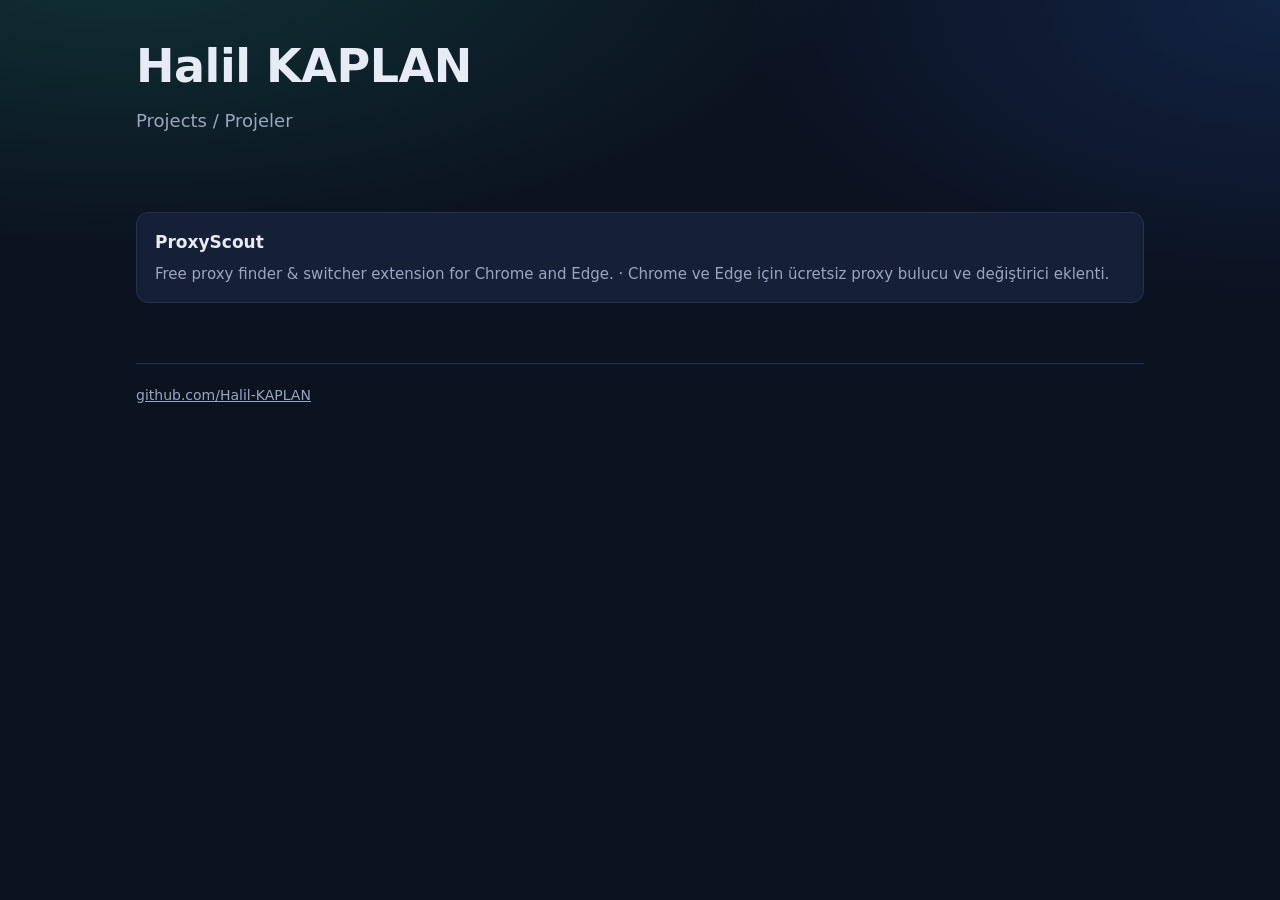
<file: index.html>
<!doctype html>
<html lang="en">
<head>
  <meta charset="utf-8">
  <meta name="viewport" content="width=device-width, initial-scale=1">
  <title>Halil KAPLAN</title>
  <meta name="description" content="Projects by Halil KAPLAN.">
  <link rel="icon" href="proxyscout/assets/icon.png">
  <link rel="stylesheet" href="proxyscout/assets/style.css">
</head>
<body>
  <div class="wrap">
    <div class="hero">
      <h1>Halil KAPLAN</h1>
      <p class="lead">Projects / Projeler</p>
    </div>
    <section>
      <div class="grid">
        <a class="card" href="proxyscout/" style="text-decoration:none;color:inherit">
          <h3>ProxyScout</h3>
          <p>Free proxy finder &amp; switcher extension for Chrome and Edge. · Chrome ve Edge için ücretsiz proxy bulucu ve değiştirici eklenti.</p>
        </a>
      </div>
    </section>
    <footer><a href="https://github.com/Halil-KAPLAN">github.com/Halil-KAPLAN</a></footer>
  </div>
</body>
</html>
</file>
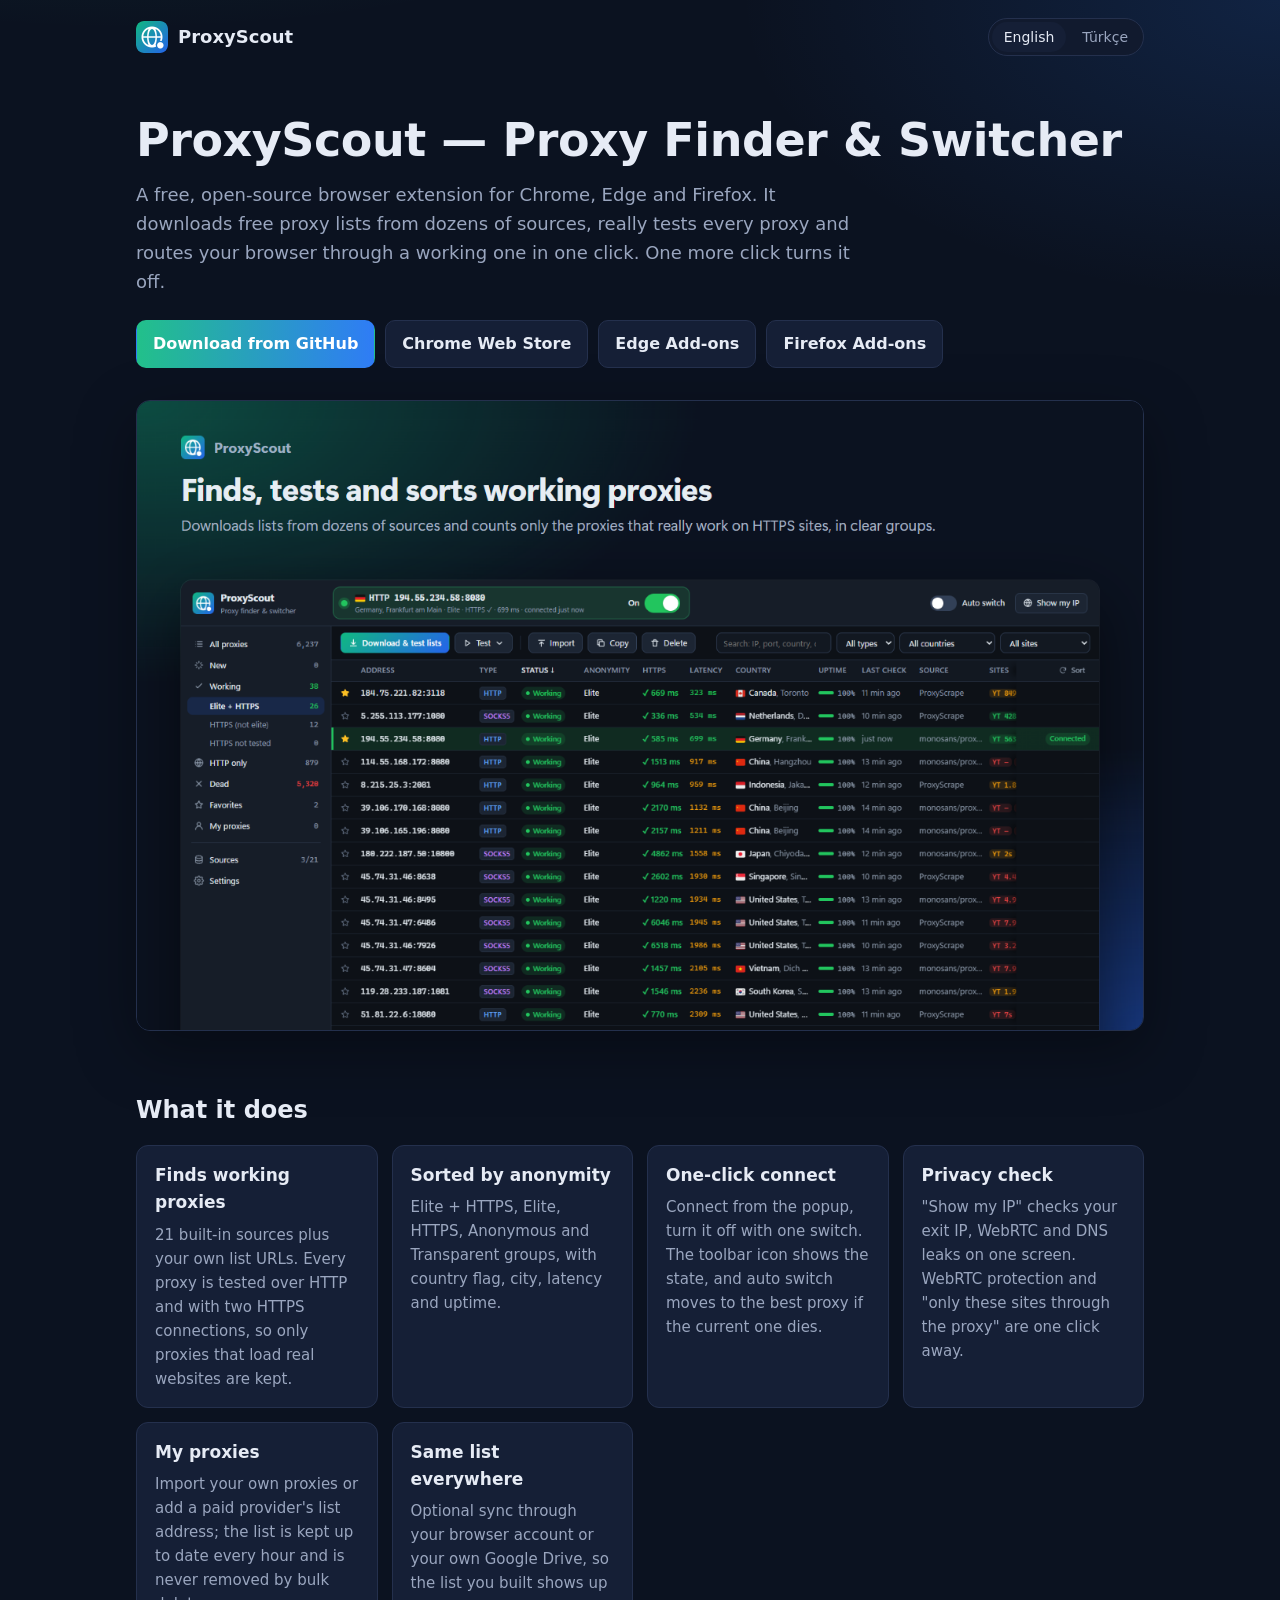
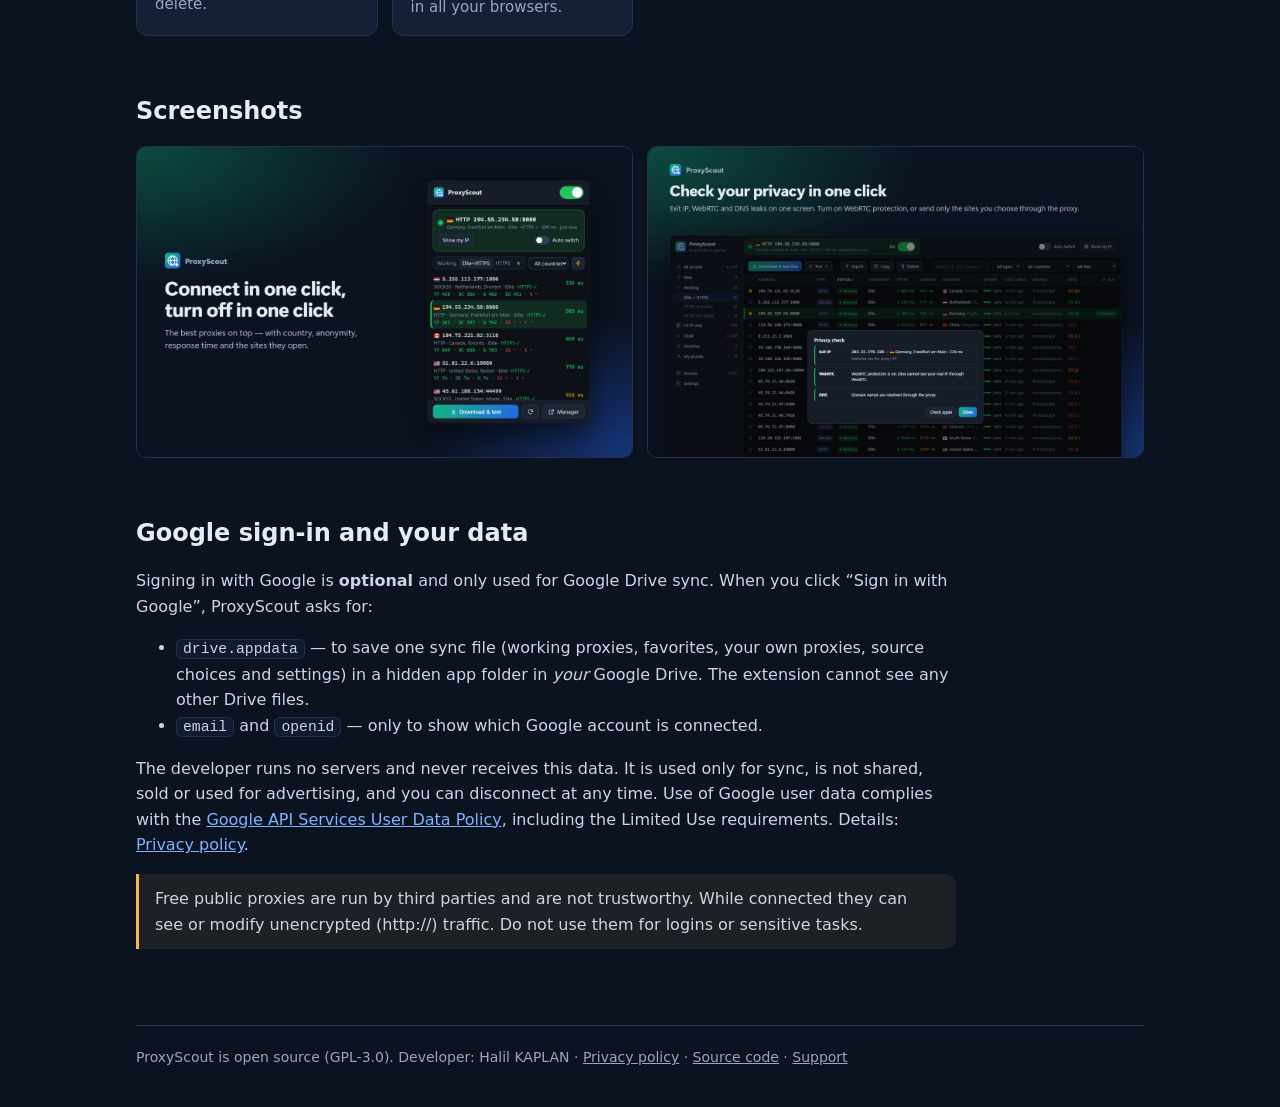
<file: proxyscout/index.html>
<!doctype html>
<html lang="en" data-lang="en">
<head>
  <meta charset="utf-8">
  <meta name="viewport" content="width=device-width, initial-scale=1">
  <title>ProxyScout — Proxy Finder &amp; Switcher</title>
  <meta name="title-en" content="ProxyScout — Proxy Finder & Switcher">
  <meta name="title-tr" content="ProxyScout — Proxy Bulucu ve Değiştirici">
  <meta name="description" content="ProxyScout is a free, open-source browser extension for Chrome, Edge and Firefox that downloads free proxy lists, tests them and routes your browser through a working proxy in one click.">
  <link rel="icon" href="assets/icon.png">
  <link rel="stylesheet" href="assets/style.css">
  <script src="assets/lang.js"></script>
</head>
<body>
  <div class="wrap">
    <header class="top">
      <a class="brand" href="./"><img src="assets/icon.png" alt="">ProxyScout</a>
      <div class="lang" role="group" aria-label="Language">
        <button type="button" data-lang="en" aria-pressed="true">English</button>
        <button type="button" data-lang="tr" aria-pressed="false">Türkçe</button>
      </div>
    </header>

    <!-- ===================== ENGLISH ===================== -->
    <main lang-block="en" lang="en">
      <div class="hero">
        <h1>ProxyScout — Proxy Finder &amp; Switcher</h1>
        <p class="lead">A free, open-source browser extension for Chrome, Edge and Firefox. It downloads free proxy lists from dozens of sources, really tests every proxy and routes your browser through a working one in one click. One more click turns it off.</p>
        <div class="btns">
          <a class="btn primary" href="https://github.com/Halil-KAPLAN/ProxyScout/releases/latest">Download from GitHub</a>
          <a class="btn" href="https://chromewebstore.google.com/detail/dldogmkmofnbapihicpkholeldcipmik">Chrome Web Store</a>
          <a class="btn" href="https://microsoftedge.microsoft.com/addons/detail/fmgnnkkdafjkkdfbohbgcgpblondogon">Edge Add-ons</a>
          <a class="btn" href="https://addons.mozilla.org/firefox/addon/proxyscout/">Firefox Add-ons</a>
        </div>
        <div class="shot"><img src="assets/en/01-list.png" width="1280" height="800" alt="ProxyScout manager page listing tested, working proxies by anonymity level"></div>
      </div>

      <section>
        <h2>What it does</h2>
        <div class="grid">
          <div class="card"><h3>Finds working proxies</h3><p>21 built-in sources plus your own list URLs. Every proxy is tested over HTTP and with two HTTPS connections, so only proxies that load real websites are kept.</p></div>
          <div class="card"><h3>Sorted by anonymity</h3><p>Elite + HTTPS, Elite, HTTPS, Anonymous and Transparent groups, with country flag, city, latency and uptime.</p></div>
          <div class="card"><h3>One-click connect</h3><p>Connect from the popup, turn it off with one switch. The toolbar icon shows the state, and auto switch moves to the best proxy if the current one dies.</p></div>
          <div class="card"><h3>Privacy check</h3><p>"Show my IP" checks your exit IP, WebRTC and DNS leaks on one screen. WebRTC protection and "only these sites through the proxy" are one click away.</p></div>
          <div class="card"><h3>My proxies</h3><p>Import your own proxies or add a paid provider's list address; the list is kept up to date every hour and is never removed by bulk delete.</p></div>
          <div class="card"><h3>Same list everywhere</h3><p>Optional sync through your browser account or your own Google Drive, so the list you built shows up in all your browsers.</p></div>
        </div>
      </section>

      <section>
        <h2>Screenshots</h2>
        <div class="shots">
          <img src="assets/en/02-popup.png" width="1280" height="800" alt="Popup: connect in one click, turn off in one click" loading="lazy">
          <img src="assets/en/03-privacy.png" width="1280" height="800" alt="Privacy check: exit IP, WebRTC and DNS" loading="lazy">
        </div>
      </section>

      <section class="prose">
        <h2>Google sign-in and your data</h2>
        <p>Signing in with Google is <strong>optional</strong> and only used for Google Drive sync. When you click “Sign in with Google”, ProxyScout asks for:</p>
        <ul>
          <li><code>drive.appdata</code> — to save one sync file (working proxies, favorites, your own proxies, source choices and settings) in a hidden app folder in <em>your</em> Google Drive. The extension cannot see any other Drive files.</li>
          <li><code>email</code> and <code>openid</code> — only to show which Google account is connected.</li>
        </ul>
        <p>The developer runs no servers and never receives this data. It is used only for sync, is not shared, sold or used for advertising, and you can disconnect at any time. Use of Google user data complies with the <a href="https://developers.google.com/terms/api-services-user-data-policy">Google API Services User Data Policy</a>, including the Limited Use requirements. Details: <a href="privacy.html">Privacy policy</a>.</p>
        <p class="note">Free public proxies are run by third parties and are not trustworthy. While connected they can see or modify unencrypted (http://) traffic. Do not use them for logins or sensitive tasks.</p>
      </section>
    </main>

    <!-- ===================== TÜRKÇE ===================== -->
    <main lang-block="tr" lang="tr">
      <div class="hero">
        <h1>ProxyScout — Proxy Bulucu ve Değiştirici</h1>
        <p class="lead">Chrome, Edge ve Firefox için ücretsiz ve açık kaynak bir tarayıcı eklentisi. Onlarca kaynaktan ücretsiz proxy listelerini indirir, her birini gerçekten test eder ve tek tıkla tarayıcınızı çalışan bir proxy'ye yönlendirir. Bir tıkla da kapatırsınız.</p>
        <div class="btns">
          <a class="btn primary" href="https://github.com/Halil-KAPLAN/ProxyScout/releases/latest">GitHub'dan indir</a>
          <a class="btn" href="https://chromewebstore.google.com/detail/dldogmkmofnbapihicpkholeldcipmik">Chrome Web Store</a>
          <a class="btn" href="https://microsoftedge.microsoft.com/addons/detail/fmgnnkkdafjkkdfbohbgcgpblondogon">Edge Add-ons</a>
          <a class="btn" href="https://addons.mozilla.org/firefox/addon/proxyscout/">Firefox Add-ons</a>
        </div>
        <div class="shot"><img src="assets/tr/01-list.png" width="1280" height="800" alt="ProxyScout yönetici sayfası: test edilmiş, çalışan proxy'ler gizlilik düzeyine göre listeleniyor"></div>
      </div>

      <section>
        <h2>Ne yapar?</h2>
        <div class="grid">
          <div class="card"><h3>Çalışan proxy'leri bulur</h3><p>21 hazır kaynak ve kendi liste adresleriniz. Her proxy HTTP ve iki ayrı HTTPS bağlantısıyla test edilir; yalnızca gerçek siteleri açabilenler kalır.</p></div>
          <div class="card"><h3>Gizlilik düzeyine göre ayırır</h3><p>Elit + HTTPS, Elit, HTTPS, Anonim ve Şeffaf grupları; ülke bayrağı, şehir, gecikme ve başarı oranıyla.</p></div>
          <div class="card"><h3>Tek tıkla bağlanır</h3><p>Popup'tan bağlanın, tek anahtarla kapatın. Araç çubuğu ikonu durumu gösterir; otomatik geçiş, bağlı proxy ölürse en iyisine geçer.</p></div>
          <div class="card"><h3>Gizlilik kontrolü</h3><p>"IP'mi göster" çıkış IP'nizi, WebRTC ve DNS sızıntısını tek ekranda kontrol eder. WebRTC koruması ve "yalnızca bu siteler proxy'den" tek tık uzağınızda.</p></div>
          <div class="card"><h3>Benim proxy'lerim</h3><p>Kendi proxy'lerinizi içe aktarın ya da ücretli sağlayıcınızın liste adresini ekleyin; liste saatte bir güncellenir ve toplu silmede korunur.</p></div>
          <div class="card"><h3>Her yerde aynı liste</h3><p>İsteğe bağlı olarak tarayıcı hesabınız ya da kendi Google Drive'ınız üzerinden senkron; hazırladığınız liste tüm tarayıcılarınızda görünür.</p></div>
        </div>
      </section>

      <section>
        <h2>Ekran görüntüleri</h2>
        <div class="shots">
          <img src="assets/tr/02-popup.png" width="1280" height="800" alt="Popup: tek tıkla bağlan, tek tıkla kapat" loading="lazy">
          <img src="assets/tr/03-privacy.png" width="1280" height="800" alt="Gizlilik kontrolü: çıkış IP'si, WebRTC ve DNS" loading="lazy">
        </div>
      </section>

      <section class="prose">
        <h2>Google ile giriş ve verileriniz</h2>
        <p>Google ile giriş <strong>isteğe bağlıdır</strong> ve yalnızca Google Drive senkronu için kullanılır. "Google ile bağlan"a bastığınızda ProxyScout şu izinleri ister:</p>
        <ul>
          <li><code>drive.appdata</code> — senkron dosyasını (çalışan proxy'ler, favoriler, kendi proxy'leriniz, kaynak seçimleri ve ayarlar) <em>sizin</em> Google Drive'ınızdaki gizli uygulama klasörüne kaydetmek için. Eklenti Drive'daki diğer dosyalarınızı göremez.</li>
          <li><code>email</code> ve <code>openid</code> — yalnızca hangi Google hesabıyla bağlı olduğunuzu göstermek için.</li>
        </ul>
        <p>Geliştiricinin hiçbir sunucusu yoktur ve bu verilere hiçbir zaman erişmez. Veriler yalnızca senkron için kullanılır; paylaşılmaz, satılmaz, reklam için kullanılmaz ve bağlantıyı istediğiniz zaman kaldırabilirsiniz. Google kullanıcı verilerinin kullanımı, Sınırlı Kullanım (Limited Use) koşulları dahil, <a href="https://developers.google.com/terms/api-services-user-data-policy">Google API Hizmetleri Kullanıcı Verileri Politikası</a>'na uygundur. Ayrıntılar: <a href="privacy.html">Gizlilik politikası</a>.</p>
        <p class="note">Ücretsiz/açık proxy'ler üçüncü kişilerce işletilir ve güvenilir değildir. Bağlıyken şifrelenmemiş (http://) trafiğinizi görebilir veya değiştirebilirler. Şifre girdiğiniz ya da hassas işlem yaptığınız sitelerde kullanmayın.</p>
      </section>
    </main>

    <footer>
      <span lang-block="en">ProxyScout is open source (GPL-3.0). Developer: Halil KAPLAN · <a href="privacy.html">Privacy policy</a> · <a href="https://github.com/Halil-KAPLAN/ProxyScout">Source code</a> · <a href="https://github.com/Halil-KAPLAN/ProxyScout/issues">Support</a></span>
      <span lang-block="tr">ProxyScout açık kaynaktır (GPL-3.0). Geliştirici: Halil KAPLAN · <a href="privacy.html">Gizlilik politikası</a> · <a href="https://github.com/Halil-KAPLAN/ProxyScout">Kaynak kod</a> · <a href="https://github.com/Halil-KAPLAN/ProxyScout/issues">Destek</a></span>
    </footer>
  </div>
</body>
</html>
</file>
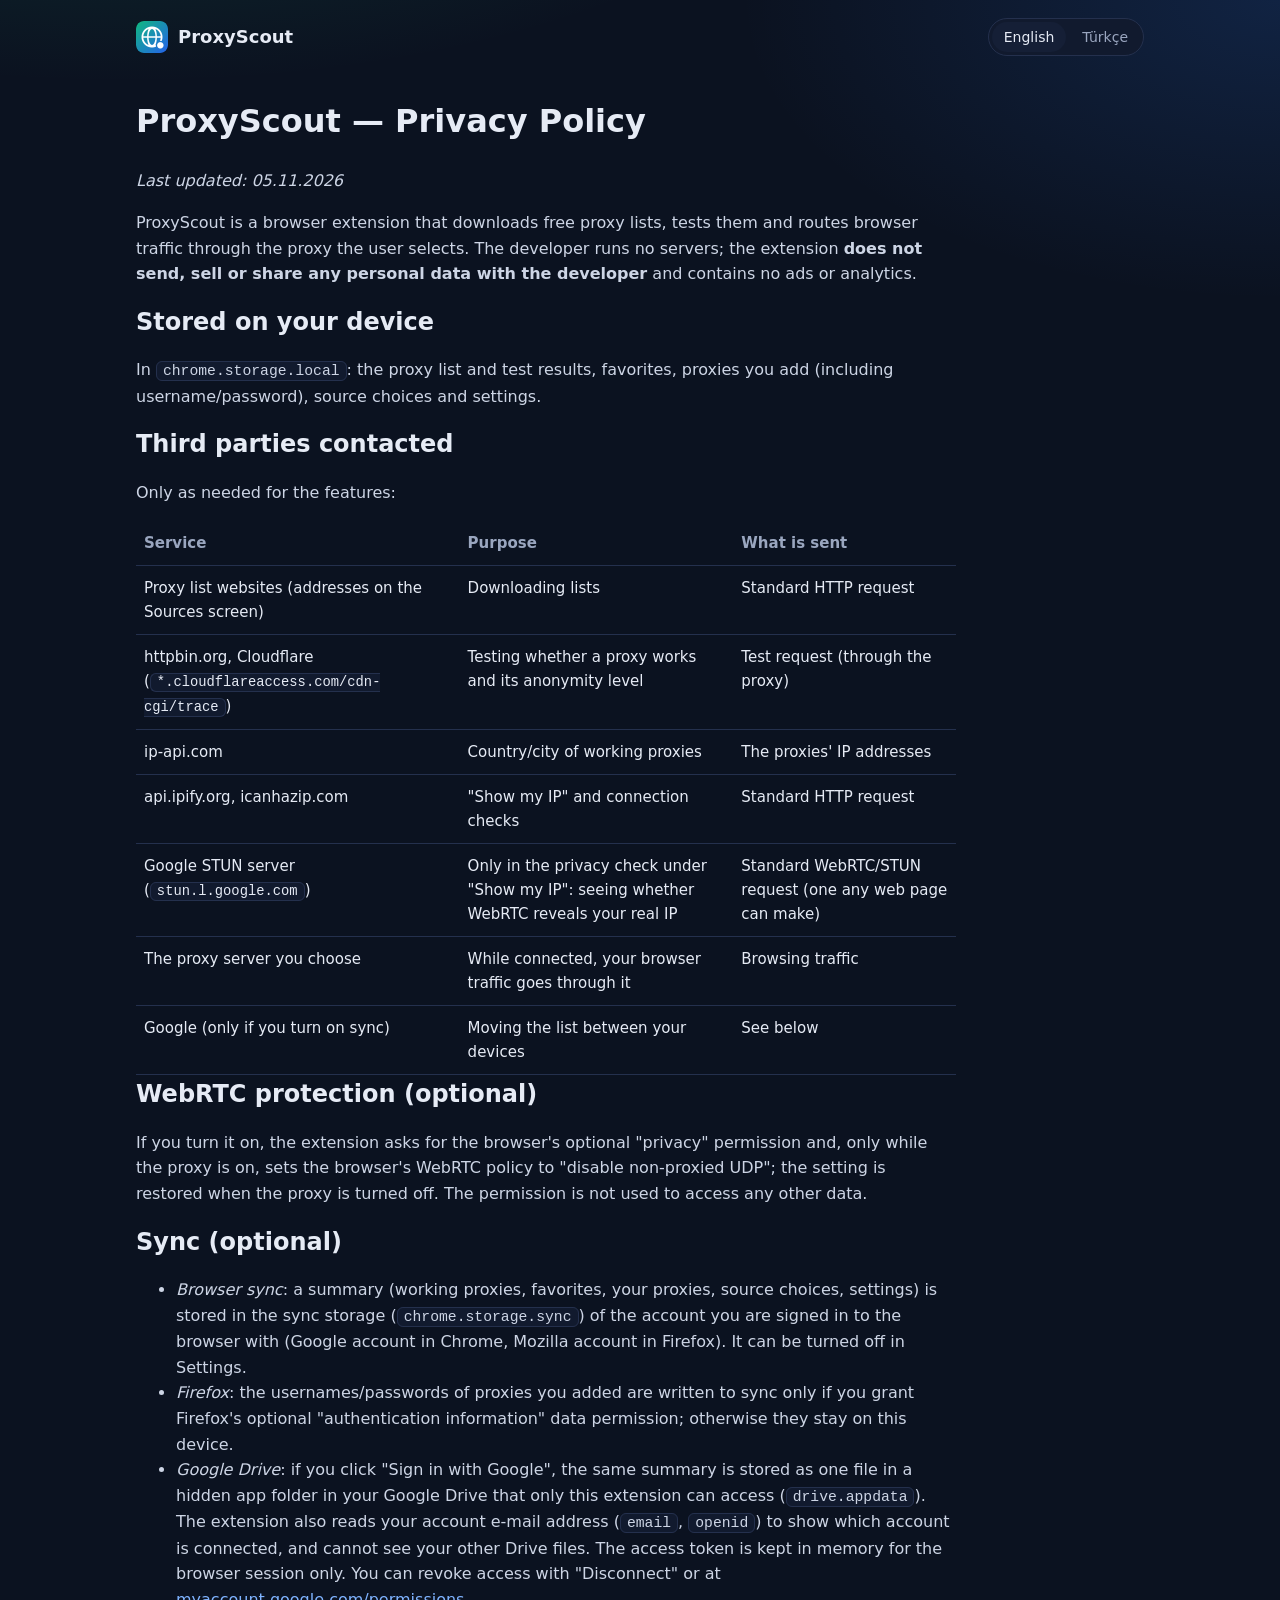
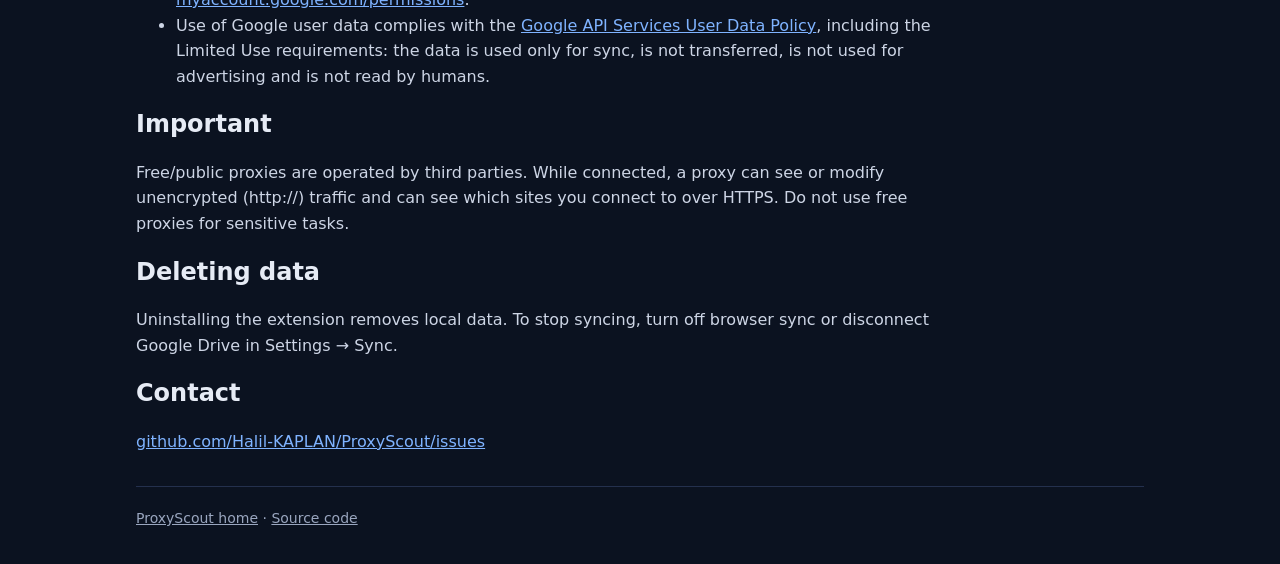
<file: proxyscout/privacy.html>
<!doctype html>
<html lang="en" data-lang="en">
<head>
  <meta charset="utf-8">
  <meta name="viewport" content="width=device-width, initial-scale=1">
  <title>ProxyScout — Privacy Policy</title>
  <meta name="title-en" content="ProxyScout — Privacy Policy">
  <meta name="title-tr" content="ProxyScout — Gizlilik Politikası">
  <meta name="description" content="Privacy policy of the ProxyScout browser extension.">
  <link rel="icon" href="assets/icon.png">
  <link rel="stylesheet" href="assets/style.css">
  <script src="assets/lang.js"></script>
</head>
<body>
  <div class="wrap">
    <header class="top">
      <a class="brand" href="./"><img src="assets/icon.png" alt="">ProxyScout</a>
      <div class="lang" role="group" aria-label="Language">
        <button type="button" data-lang="en" aria-pressed="true">English</button>
        <button type="button" data-lang="tr" aria-pressed="false">Türkçe</button>
      </div>
    </header>

    <!-- ===================== ENGLISH ===================== -->
    <main class="prose" lang-block="en" lang="en">
      <h1>ProxyScout — Privacy Policy</h1>
      <p><em>Last updated: 05.11.2026</em></p>

      <p>ProxyScout is a browser extension that downloads free proxy lists, tests them and routes browser traffic through the proxy the user selects. The developer runs no servers; the extension <strong>does not send, sell or share any personal data with the developer</strong> and contains no ads or analytics.</p>

      <h2>Stored on your device</h2>
      <p>In <code>chrome.storage.local</code>: the proxy list and test results, favorites, proxies you add (including username/password), source choices and settings.</p>

      <h2>Third parties contacted</h2>
      <p>Only as needed for the features:</p>
      <div class="table-wrap">
        <table>
          <thead><tr><th>Service</th><th>Purpose</th><th>What is sent</th></tr></thead>
          <tbody>
            <tr><td>Proxy list websites (addresses on the Sources screen)</td><td>Downloading lists</td><td>Standard HTTP request</td></tr>
            <tr><td>httpbin.org, Cloudflare (<code>*.cloudflareaccess.com/cdn-cgi/trace</code>)</td><td>Testing whether a proxy works and its anonymity level</td><td>Test request (through the proxy)</td></tr>
            <tr><td>ip-api.com</td><td>Country/city of working proxies</td><td>The proxies' IP addresses</td></tr>
            <tr><td>api.ipify.org, icanhazip.com</td><td>"Show my IP" and connection checks</td><td>Standard HTTP request</td></tr>
            <tr><td>Google STUN server (<code>stun.l.google.com</code>)</td><td>Only in the privacy check under "Show my IP": seeing whether WebRTC reveals your real IP</td><td>Standard WebRTC/STUN request (one any web page can make)</td></tr>
            <tr><td>The proxy server you choose</td><td>While connected, your browser traffic goes through it</td><td>Browsing traffic</td></tr>
            <tr><td>Google (only if you turn on sync)</td><td>Moving the list between your devices</td><td>See below</td></tr>
          </tbody>
        </table>
      </div>

      <h2>WebRTC protection (optional)</h2>
      <p>If you turn it on, the extension asks for the browser's optional "privacy" permission and, only while the proxy is on, sets the browser's WebRTC policy to "disable non-proxied UDP"; the setting is restored when the proxy is turned off. The permission is not used to access any other data.</p>

      <h2>Sync (optional)</h2>
      <ul>
        <li><em>Browser sync</em>: a summary (working proxies, favorites, your proxies, source choices, settings) is stored in the sync storage (<code>chrome.storage.sync</code>) of the account you are signed in to the browser with (Google account in Chrome, Mozilla account in Firefox). It can be turned off in Settings.</li>
        <li><em>Firefox</em>: the usernames/passwords of proxies you added are written to sync only if you grant Firefox's optional "authentication information" data permission; otherwise they stay on this device.</li>
        <li><em>Google Drive</em>: if you click "Sign in with Google", the same summary is stored as one file in a hidden app folder in your Google Drive that only this extension can access (<code>drive.appdata</code>). The extension also reads your account e-mail address (<code>email</code>, <code>openid</code>) to show which account is connected, and cannot see your other Drive files. The access token is kept in memory for the browser session only. You can revoke access with "Disconnect" or at <a href="https://myaccount.google.com/permissions">myaccount.google.com/permissions</a>.</li>
        <li>Use of Google user data complies with the <a href="https://developers.google.com/terms/api-services-user-data-policy">Google API Services User Data Policy</a>, including the Limited Use requirements: the data is used only for sync, is not transferred, is not used for advertising and is not read by humans.</li>
      </ul>

      <h2>Important</h2>
      <p>Free/public proxies are operated by third parties. While connected, a proxy can see or modify unencrypted (http://) traffic and can see which sites you connect to over HTTPS. Do not use free proxies for sensitive tasks.</p>

      <h2>Deleting data</h2>
      <p>Uninstalling the extension removes local data. To stop syncing, turn off browser sync or disconnect Google Drive in Settings → Sync.</p>

      <h2>Contact</h2>
      <p><a href="https://github.com/Halil-KAPLAN/ProxyScout/issues">github.com/Halil-KAPLAN/ProxyScout/issues</a></p>
    </main>

    <!-- ===================== TÜRKÇE ===================== -->
    <main class="prose" lang-block="tr" lang="tr">
      <h1>ProxyScout — Gizlilik Politikası</h1>
      <p><em>Son güncelleme: 05.11.2026</em></p>

      <p>ProxyScout, ücretsiz proxy listelerini indirip test eden ve tarayıcı trafiğini kullanıcının seçtiği proxy'ye yönlendiren bir tarayıcı eklentisidir. Geliştiricinin hiçbir sunucusu yoktur; eklenti <strong>hiçbir kişisel veriyi geliştiriciye göndermez, satmaz veya paylaşmaz</strong>, reklam ya da analiz (izleme) aracı içermez.</p>

      <h2>Cihazınızda saklananlar</h2>
      <p><code>chrome.storage.local</code> içinde: proxy listesi ve test sonuçları, favoriler, eklediğiniz proxy'ler (kullanıcı adı/şifre dahil), kaynak seçimleri ve ayarlar.</p>

      <h2>Eklentinin bağlandığı üçüncü taraflar</h2>
      <p>Yalnızca işlevin gerektirdiği ölçüde:</p>
      <div class="table-wrap">
        <table>
          <thead><tr><th>Hizmet</th><th>Amaç</th><th>Gönderilen</th></tr></thead>
          <tbody>
            <tr><td>Proxy listesi siteleri (Kaynaklar ekranındaki adresler)</td><td>Liste indirme</td><td>Standart HTTP isteği</td></tr>
            <tr><td>httpbin.org, Cloudflare (<code>*.cloudflareaccess.com/cdn-cgi/trace</code>)</td><td>Proxy'nin çalışıp çalışmadığını ve gizlilik düzeyini test etme</td><td>Test isteği (proxy üzerinden)</td></tr>
            <tr><td>ip-api.com</td><td>Çalışan proxy'lerin ülke/şehir bilgisi</td><td>Proxy'lerin IP adresleri</td></tr>
            <tr><td>api.ipify.org, icanhazip.com</td><td>"IP'mi göster" ve bağlantı doğrulama</td><td>Standart HTTP isteği</td></tr>
            <tr><td>Google STUN sunucusu (<code>stun.l.google.com</code>)</td><td>Yalnızca "IP'mi göster" → gizlilik kontrolünde: WebRTC'nin gerçek IP'nizi gösterip göstermediğini anlamak</td><td>Standart WebRTC/STUN isteği (her web sayfasının yapabildiği gibi)</td></tr>
            <tr><td>Seçtiğiniz proxy sunucusu</td><td>Siz bağlandığınızda tarayıcı trafiğiniz bu sunucudan geçer</td><td>Gezinme trafiği</td></tr>
            <tr><td>Google (yalnızca senkronizasyonu açarsanız)</td><td>Listeyi cihazlarınız arasında taşımak</td><td>Aşağıya bakın</td></tr>
          </tbody>
        </table>
      </div>

      <h2>WebRTC koruması (isteğe bağlı)</h2>
      <p>Açarsanız eklenti tarayıcının isteğe bağlı "privacy" iznini ister ve yalnızca proxy açıkken tarayıcının WebRTC ayarını "proxy'siz UDP'yi kapat" olarak değiştirir; proxy kapanınca ayar eski haline döner. Bu izin başka hiçbir veriye erişmek için kullanılmaz.</p>

      <h2>Senkronizasyon (isteğe bağlı)</h2>
      <ul>
        <li><em>Tarayıcı senkronu</em>: Özet (çalışan proxy'ler, favoriler, kendi proxy'leriniz, kaynak seçimleri, ayarlar), tarayıcıya giriş yaptığınız hesabın (Chrome'da Google, Firefox'ta Mozilla hesabı) senkron alanında (<code>chrome.storage.sync</code>) saklanır. Ayarlar'dan kapatılabilir.</li>
        <li><em>Firefox</em>: Kendi eklediğiniz proxy'lerin kullanıcı adı/şifresi, yalnızca Firefox'un isteğe bağlı "kimlik doğrulama bilgisi" veri iznini verirseniz senkrona yazılır; vermezseniz yalnızca bu cihazda kalır.</li>
        <li><em>Google Drive</em>: "Google ile bağlan" derseniz aynı özet, Google Drive'ınızda yalnızca bu eklentinin erişebildiği gizli uygulama klasöründe (<code>drive.appdata</code>) tek bir dosya olarak tutulur. Eklenti yalnızca bu klasöre ve hesabınızın e-posta adresine (<code>email</code>, <code>openid</code>; hangi hesapla bağlı olduğunuzu göstermek için) erişir; Drive'daki diğer dosyalarınızı göremez. Erişim anahtarı yalnızca tarayıcı oturumu boyunca bellekte tutulur. "Bağlantıyı kaldır" ile izin geri alınır; ayrıca <a href="https://myaccount.google.com/permissions">myaccount.google.com/permissions</a> adresinden de kaldırabilirsiniz.</li>
        <li>Google kullanıcı verilerinin kullanımı, Sınırlı Kullanım (Limited Use) koşulları dahil, <a href="https://developers.google.com/terms/api-services-user-data-policy">Google API Hizmetleri Kullanıcı Verileri Politikası</a>'na uygundur: veriler yalnızca senkronizasyon için kullanılır, aktarılmaz, reklam için kullanılmaz ve insanlar tarafından okunmaz.</li>
      </ul>

      <h2>Önemli uyarı</h2>
      <p>Ücretsiz/açık proxy'ler üçüncü kişilerce işletilir. Bir proxy'ye bağlandığınızda şifrelenmemiş (http://) trafiğinizi görebilir veya değiştirebilir; HTTPS sitelerin içeriği şifreli kalır ancak hangi sitelere bağlandığınızı görebilir. Hassas işlemler için ücretsiz proxy kullanmayın.</p>

      <h2>Veri silme</h2>
      <p>Eklentiyi kaldırmak yerel verileri siler. Senkronu durdurmak için Ayarlar → Senkronizasyon'dan tarayıcı senkronunu kapatın veya Google Drive bağlantısını kaldırın.</p>

      <h2>İletişim</h2>
      <p><a href="https://github.com/Halil-KAPLAN/ProxyScout/issues">github.com/Halil-KAPLAN/ProxyScout/issues</a></p>
    </main>

    <footer>
      <span lang-block="en"><a href="./">ProxyScout home</a> · <a href="https://github.com/Halil-KAPLAN/ProxyScout">Source code</a></span>
      <span lang-block="tr"><a href="./">ProxyScout ana sayfa</a> · <a href="https://github.com/Halil-KAPLAN/ProxyScout">Kaynak kod</a></span>
    </footer>
  </div>
</body>
</html>
</file>
<file: proxyscout/assets/style.css>
:root {
  --bg: #0b1220;
  --bg-2: #111a2e;
  --card: #151f36;
  --line: #24304d;
  --text: #e6ebf5;
  --muted: #9aa6bf;
  --accent: #22c08a;
  --accent-2: #2f7cf6;
  --warn: #f2b84b;
}

* { box-sizing: border-box; }

html { -webkit-text-size-adjust: 100%; }

body {
  margin: 0;
  background: var(--bg);
  background-image: radial-gradient(1200px 500px at 10% -10%, rgba(34, 192, 138, .18), transparent 60%),
    radial-gradient(900px 500px at 100% 0%, rgba(47, 124, 246, .16), transparent 60%);
  background-repeat: no-repeat;
  color: var(--text);
  font: 16px/1.6 system-ui, -apple-system, "Segoe UI", Roboto, "Helvetica Neue", Arial, sans-serif;
}

a { color: #7fb3ff; }
a:hover { color: #a9cbff; }

.wrap { max-width: 1040px; margin: 0 auto; padding: 0 16px; }

header.top {
  display: flex; align-items: center; justify-content: space-between; gap: 12px;
  padding: 18px 0;
}
.brand { display: flex; align-items: center; gap: 10px; color: var(--text); text-decoration: none; font-weight: 700; font-size: 18px; }
.brand img { width: 32px; height: 32px; border-radius: 8px; }

.lang { display: flex; gap: 4px; background: var(--bg-2); border: 1px solid var(--line); border-radius: 999px; padding: 3px; }
.lang button {
  border: 0; background: transparent; color: var(--muted); font: inherit; font-size: 14px;
  padding: 4px 12px; border-radius: 999px; cursor: pointer;
}
.lang button[aria-pressed="true"] { background: var(--card); color: var(--text); }

.hero { padding: 40px 0 24px; }
.hero h1 { font-size: clamp(30px, 5vw, 46px); line-height: 1.15; margin: 0 0 14px; letter-spacing: -.01em; }
.hero p.lead { color: var(--muted); font-size: 18px; max-width: 720px; margin: 0 0 24px; }

.btns { display: flex; flex-wrap: wrap; gap: 10px; }
.btn {
  display: inline-flex; align-items: center; gap: 8px; padding: 10px 16px; border-radius: 10px;
  text-decoration: none; font-weight: 600; border: 1px solid var(--line); color: var(--text); background: var(--card);
}
.btn.primary { background: linear-gradient(90deg, var(--accent), var(--accent-2)); border-color: transparent; color: #fff; }
.btn small { font-weight: 400; color: inherit; opacity: .8; }

.shot { margin: 32px 0 8px; border-radius: 14px; overflow: hidden; border: 1px solid var(--line); box-shadow: 0 20px 60px rgba(0, 0, 0, .35); }
.shot img { display: block; width: 100%; height: auto; }

section { padding: 28px 0; }
h2 { font-size: 24px; margin: 0 0 16px; }

.grid { display: grid; grid-template-columns: repeat(auto-fit, minmax(240px, 1fr)); gap: 14px; }
.card { background: var(--card); border: 1px solid var(--line); border-radius: 12px; padding: 16px 18px; }
.card h3 { margin: 0 0 6px; font-size: 17px; }
.card p { margin: 0; color: var(--muted); font-size: 15px; }

.shots { display: grid; grid-template-columns: repeat(auto-fit, minmax(300px, 1fr)); gap: 14px; }
.shots img { width: 100%; height: auto; border-radius: 10px; border: 1px solid var(--line); display: block; }

.note { border-left: 3px solid var(--warn); background: rgba(242, 184, 75, .08); padding: 12px 16px; border-radius: 0 10px 10px 0; color: var(--text); }

.prose { max-width: 820px; }
.prose p, .prose li { color: #cdd5e5; }
.prose code { background: var(--bg-2); border: 1px solid var(--line); padding: 1px 6px; border-radius: 6px; font-size: .92em; }

.table-wrap { overflow-x: auto; }
table { border-collapse: collapse; width: 100%; font-size: 15px; }
th, td { border-bottom: 1px solid var(--line); padding: 10px 8px; text-align: left; vertical-align: top; }
th { color: var(--muted); font-weight: 600; }

footer { border-top: 1px solid var(--line); margin-top: 32px; padding: 20px 0 40px; color: var(--muted); font-size: 14px; }
footer a { color: var(--muted); }

[lang-block] { display: none; }
html[data-lang="en"] [lang-block="en"],
html[data-lang="tr"] [lang-block="tr"] { display: block; }
</file>
